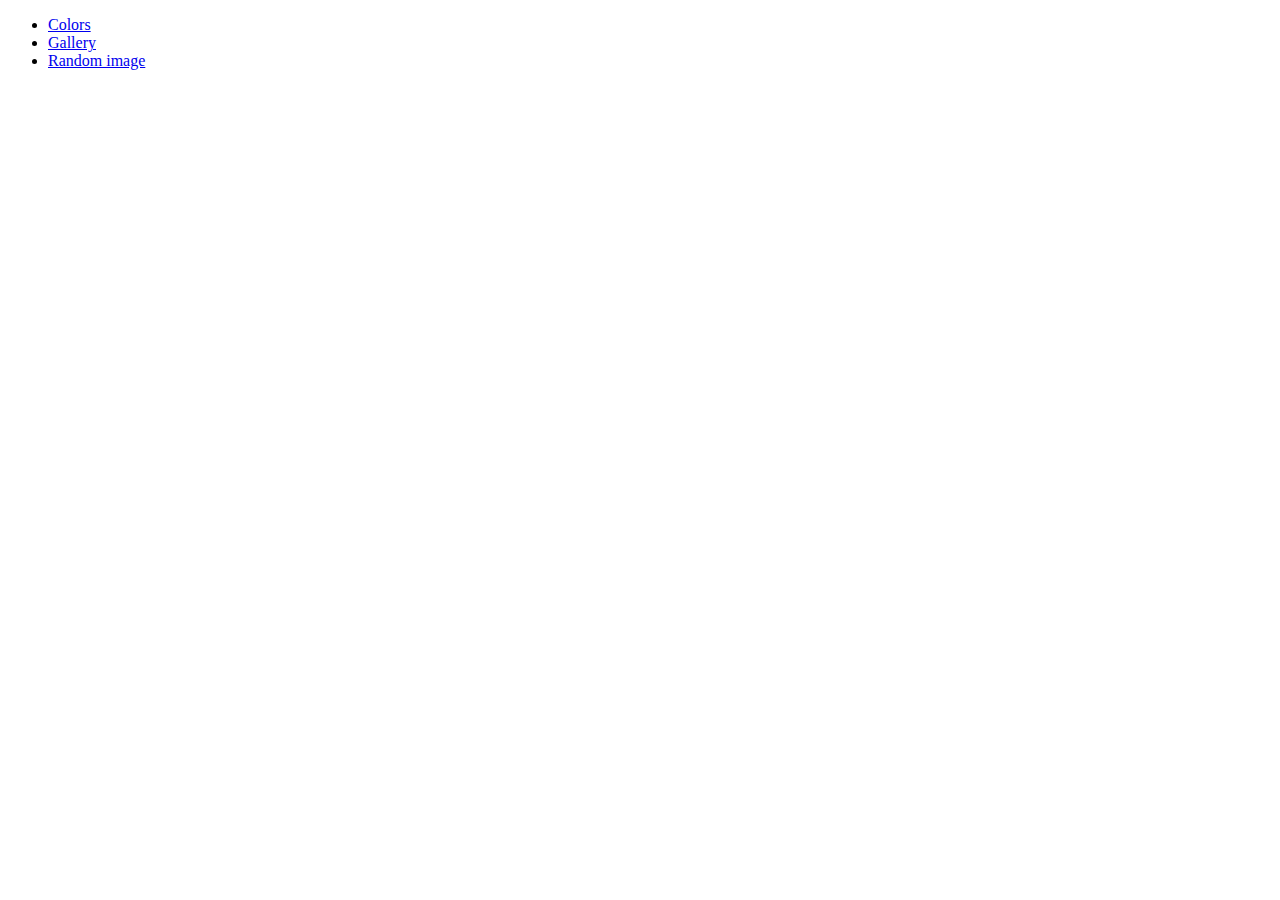
<file: index.html>
<!DOCTYPE html>
<html lang="en">
<head>
    <meta charset="UTF-8">
    <meta http-equiv="X-UA-Compatible" content="IE=edge">
    <meta name="viewport" content="width=device-width, initial-scale=1.0">
    <title>JS Sandbox</title>

</head>
<body>

    <div class="container">
        <ul>
            <li><a href="colors.html">Colors</a></li>
            <li><a href="gallery.html">Gallery</a></li>
            <li><a href="random-image.html">Random image</a></li>
        </ul>
    </div>
    
</body>
</html>
</file>
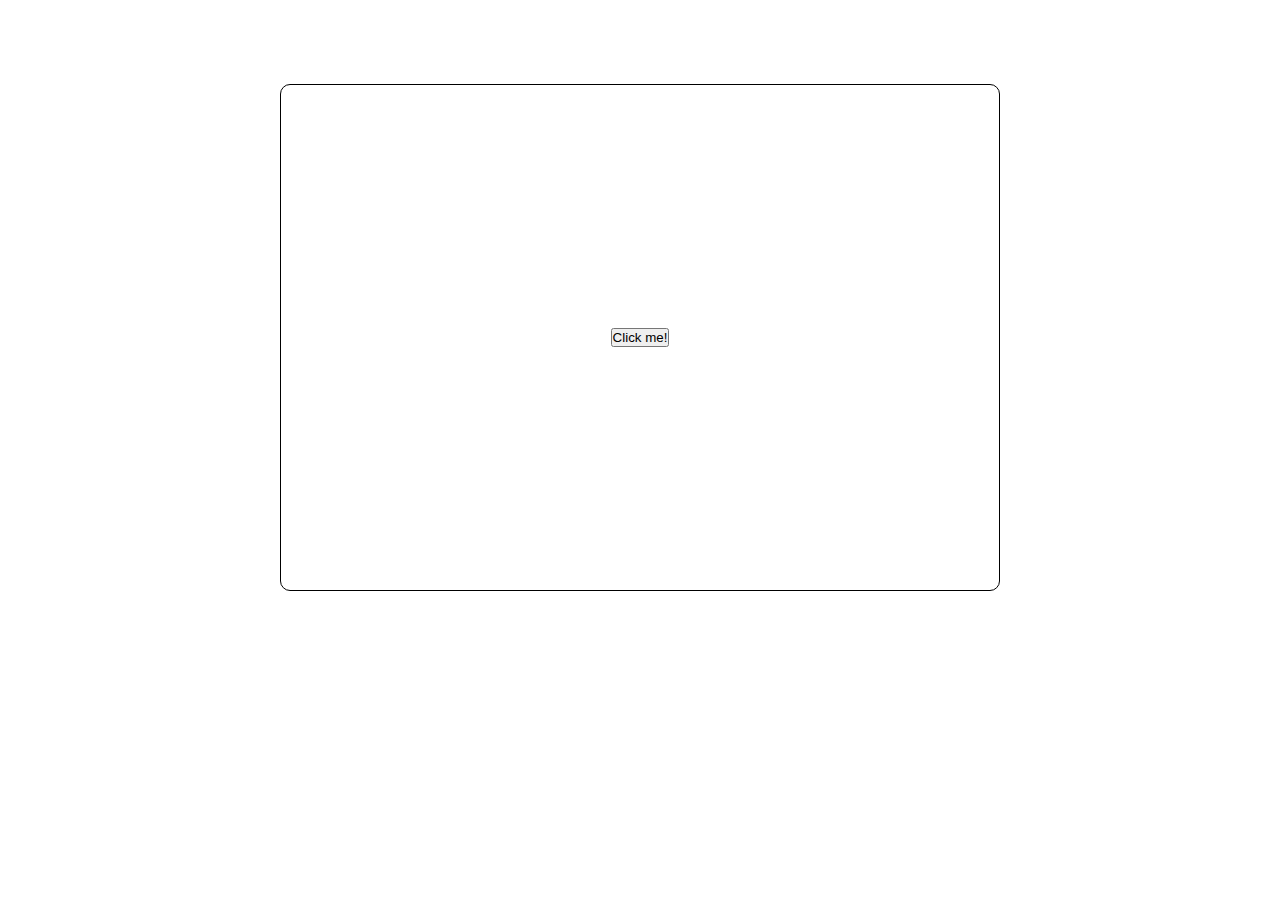
<file: colors.html>
<!DOCTYPE html>
<html lang="en">
<head>
    <meta charset="UTF-8">
    <meta name="viewport" content="width=device-width, initial-scale=1.0">
    <title>Random Colors</title>
    <link rel="stylesheet" href="css/colors.css">
</head>
<body>
    <div class="container">
        <div class="box-container">
            <div class="box">
                <button>Click me!</button>
            </div>
        </div>
    </div>


    <script src="js/colors.js"></script>

</body>
</html>
</file>
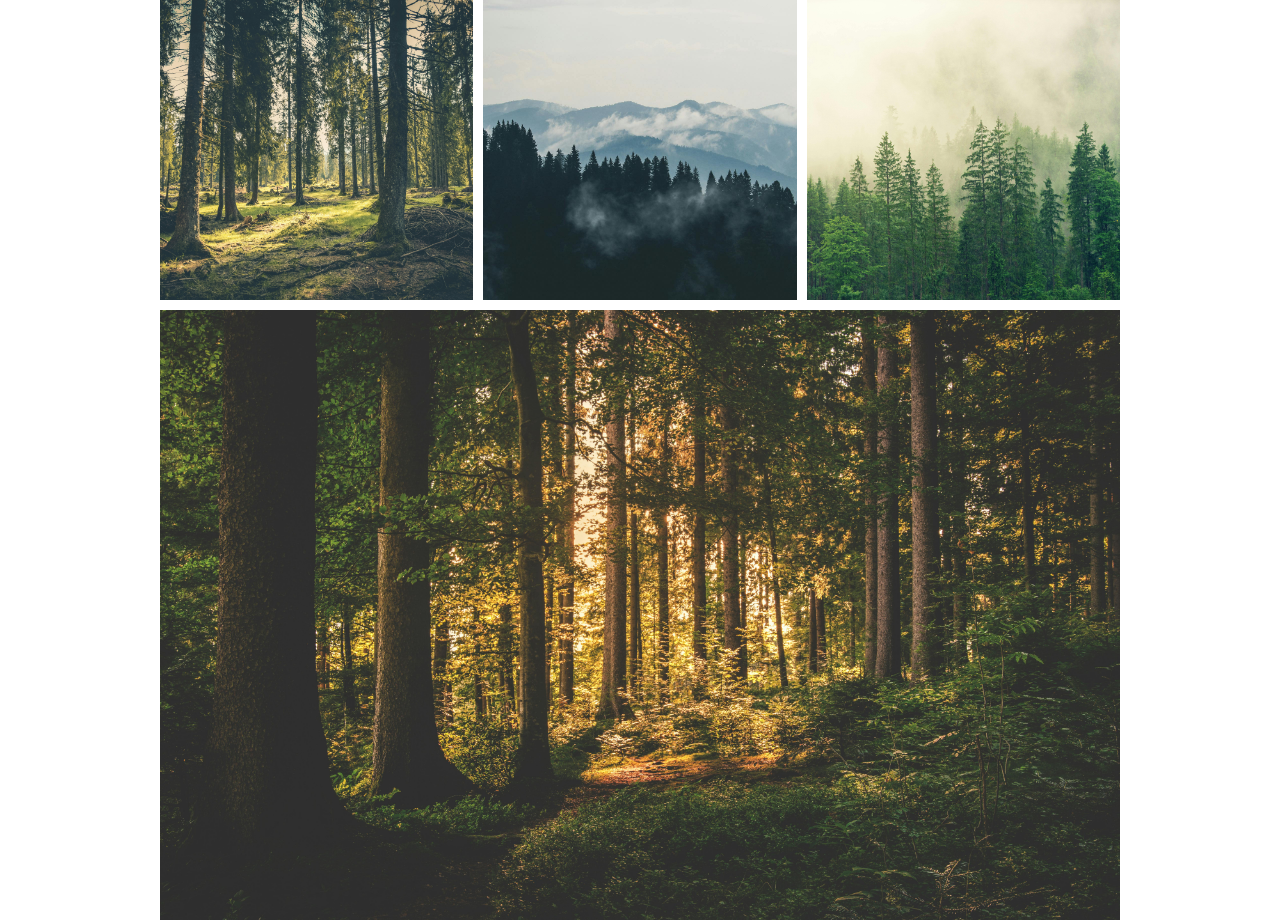
<file: gallery.html>
<!DOCTYPE html>
<html lang="en">
<head>
    <meta charset="UTF-8">
    <meta name="viewport" content="width=device-width, initial-scale=1.0">
    <title>JS Gallery</title>
    <link rel="stylesheet" href="css/images.css">
</head>
<body>

    <div class="container">
        <div class="gallery">
            <div class="gallery-image gallery-image1">
                <img src="images/pic1.jpg" alt="">
            </div>

            <div class="gallery-image gallery-image2">
                <img src="images/pic2.jpg" alt="">
            </div>

            <div class="gallery-image gallery-image3">
                <img src="images/pic3.jpg" alt="">
            </div>

            <div class="gallery-image gallery-image4">
                <img src="images/pic4.jpg" alt="">
            </div>

        </div>

    </div>

    <script src="js/image.js"></script>
    
</body>
</html>
</file>
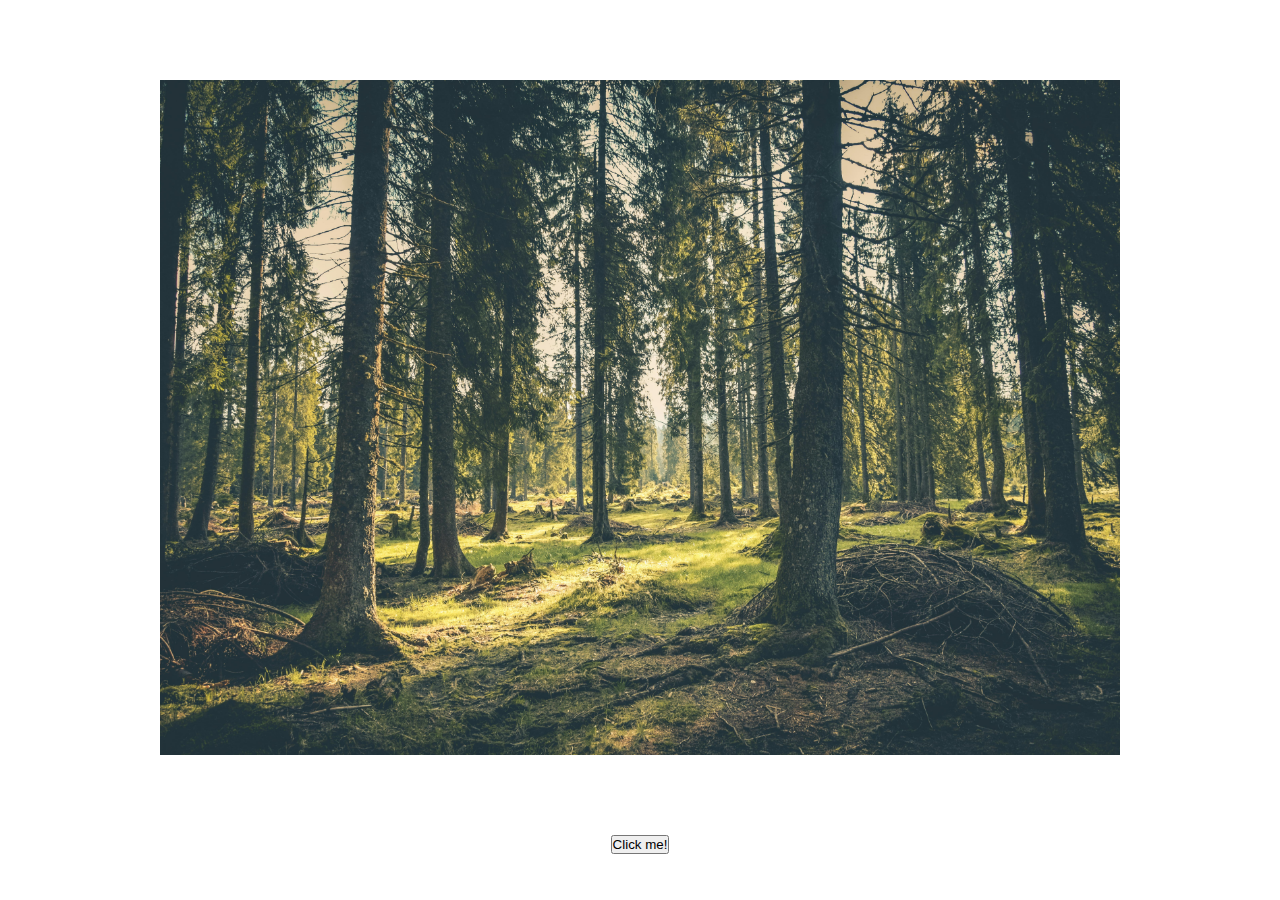
<file: random-image.html>
<!DOCTYPE html>
<html lang="en">
<head>
    <meta charset="UTF-8">
    <meta http-equiv="X-UA-Compatible" content="IE=edge">
    <meta name="viewport" content="width=device-width, initial-scale=1.0">
    <title>Random image</title>
    <link rel="stylesheet" href="css/randomimage.css">
</head>
<body>
    
    <div class="container">
        <div class="image-container">
            <img src="images/pic1.jpg" alt="">
        </div>
        <button>Click me!</button>
    </div>


    <script src="js/randomimage.js"></script>

</body>
</html>
</file>
<file: css/colors.css>
* { 
    box-sizing: border-box;
    margin: 0;
    padding: 0;
}

.box-container { 
    align-items: center;
    display: flex;
    justify-content: center;
    height: 75vh;
    margin: 0 auto;
    width: 75%;
}

.box { 
    align-items: center;
    display: flex;
    justify-content: center;
    border: 1px solid black;
    border-radius: 10px;
    height: 75%;
    margin: 0 auto;
    width: 75%;
}
</file>
<file: css/images.css>
* { 
    box-sizing: border-box;
    margin: 0;
    padding: 0;
}

.gallery { 
    display: grid;
    height: 95%;
    gap: 10px;
    grid-template-columns: repeat(3, 1fr);
    grid-template-rows: repeat(3, 300px);
    margin: 0 auto;
    width: 75%;
}

.gallery-image img { 
    height: 100%;
    object-fit: cover;
    width: 100%;
}

.gallery-image4 { 
    grid-column: 1/4;
    grid-row: 2/4;
}
</file>
<file: css/randomimage.css>
* {
    box-sizing: border-box;
    margin: 0;
    padding: 0;
}

.container {
    display: flex;
    flex-direction: column;
    height: 100vh;
    align-items: center;
}

.image-container {
    height: 75%;
    margin: 5rem auto;
    width: 75%;
}

img {
    object-fit: cover;
    height: 100%;
    width: 100%;
}

button {
    display: flex;
    align-items: center;
}
</file>
